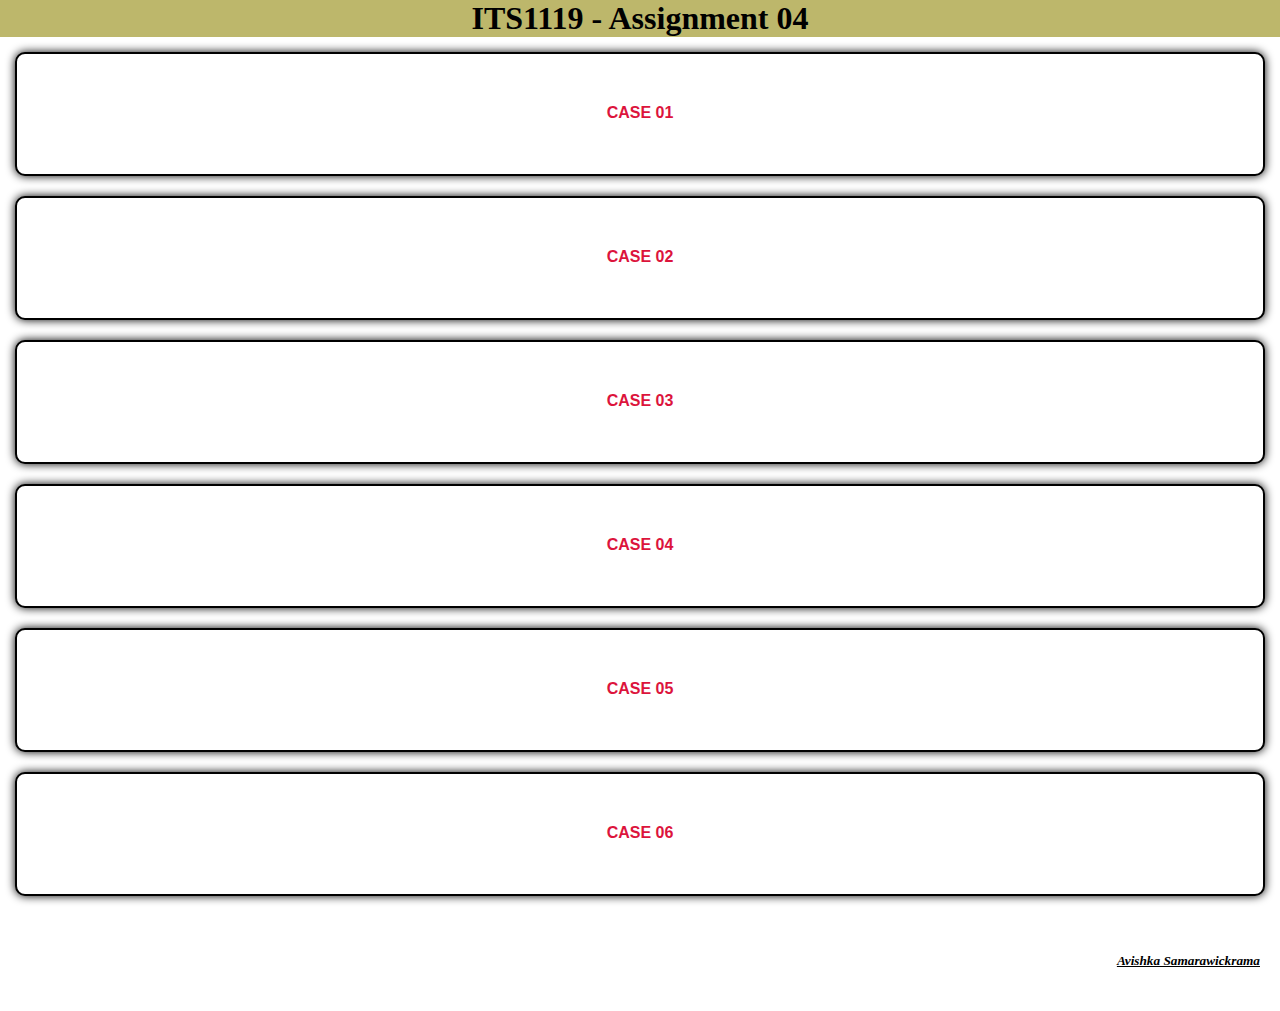
<file: index.html>
<!DOCTYPE html>
<html lang="en">
<head>
    <meta charset="UTF-8">
    <meta name="viewport" content="width=device-width, initial-scale=1.0">
    <title>welcome</title>
    <link rel="stylesheet" href="/css/index.css">
  
</head>
<body>
   <h1>ITS1119 - Assignment 04</h1> 
 <div class="container">
    <div class="box1"> <a href="/pages/case1.html">CASE 01</a></div>
    <div class="box2"> <a href="/pages/case2.html">CASE 02</a></div>
    <div class="box3"> <a href="/pages/case3.html">CASE 03</a></div>
    <div class="box4"> <a href="/pages/case4.html">CASE 04</a></div>
    <div class="box5"> <a href="/pages/case5.html">CASE 05</a></div>
    <div class="box6"> <a href="/pages/case6.html">CASE 06</a></div>
    
 </div>
  
   <footer>
    <h5>Avishka Samarawickrama</h5>
   </footer>

</body>
</html>
</file>
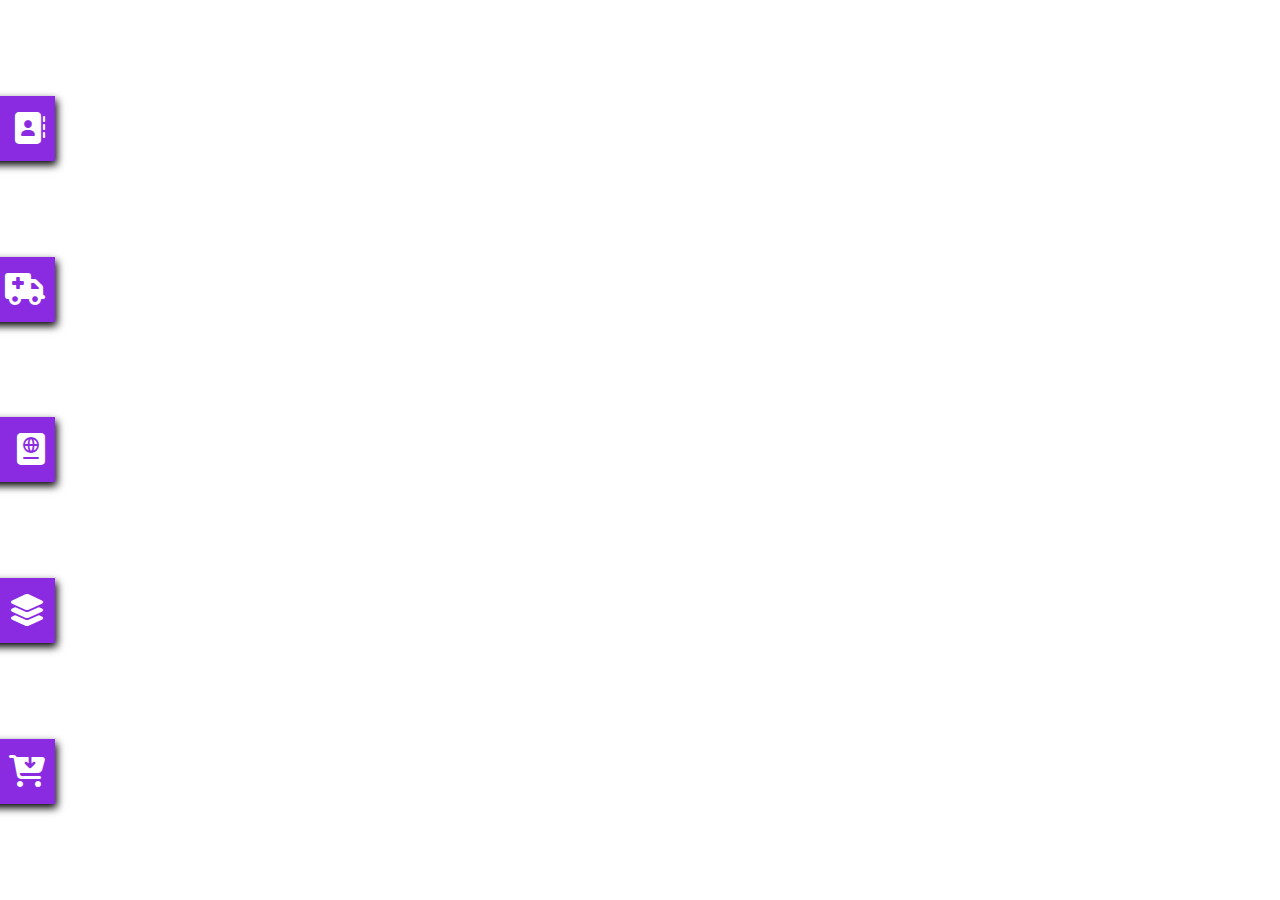
<file: pages/case1.html>
<!DOCTYPE html>
<html lang="en">
<head>
    <meta charset="UTF-8">
    <meta name="viewport" content="width=device-width, initial-scale=1.0">
    <title>case 01</title>
    <link rel="stylesheet" href="https://cdnjs.cloudflare.com/ajax/libs/font-awesome/6.6.0/css/all.min.css" />
    <link rel="stylesheet" href="/css/case1.css">
  
</head>
<body>
    <div class="container">
             
            <div class="box "> 
                    <p>Menu One</p>
                    <i class="fa-solid fa-address-book fa-2xl" style="color: #ffffff"> </i>
                
            </div>
            <div class="box ">
                <p>Menu Two</p>
                <i class="fa-solid fa-truck-medical fa-2xl" style="color: #ffffff"></i>
               
            </div>
            <div class="box ">
                <p>Menu Three</p>
                <i class="fa-solid fa-passport fa-2xl" style="color: #ffffff"></i>
           
            </div>
            <div class="box ">
                <p>Menu Four</p>
                <i class="fa-solid fa-layer-group fa-2xl" style="color: #ffffff"></i>
           
            </div>
            <div class="box ">
                <p>Menu Five</p>
            <i class="fa-solid fa-cart-arrow-down fa-2xl" style="color: #ffffff"></i>
            </div>

        
    </div>
</body>
</html>
</file>
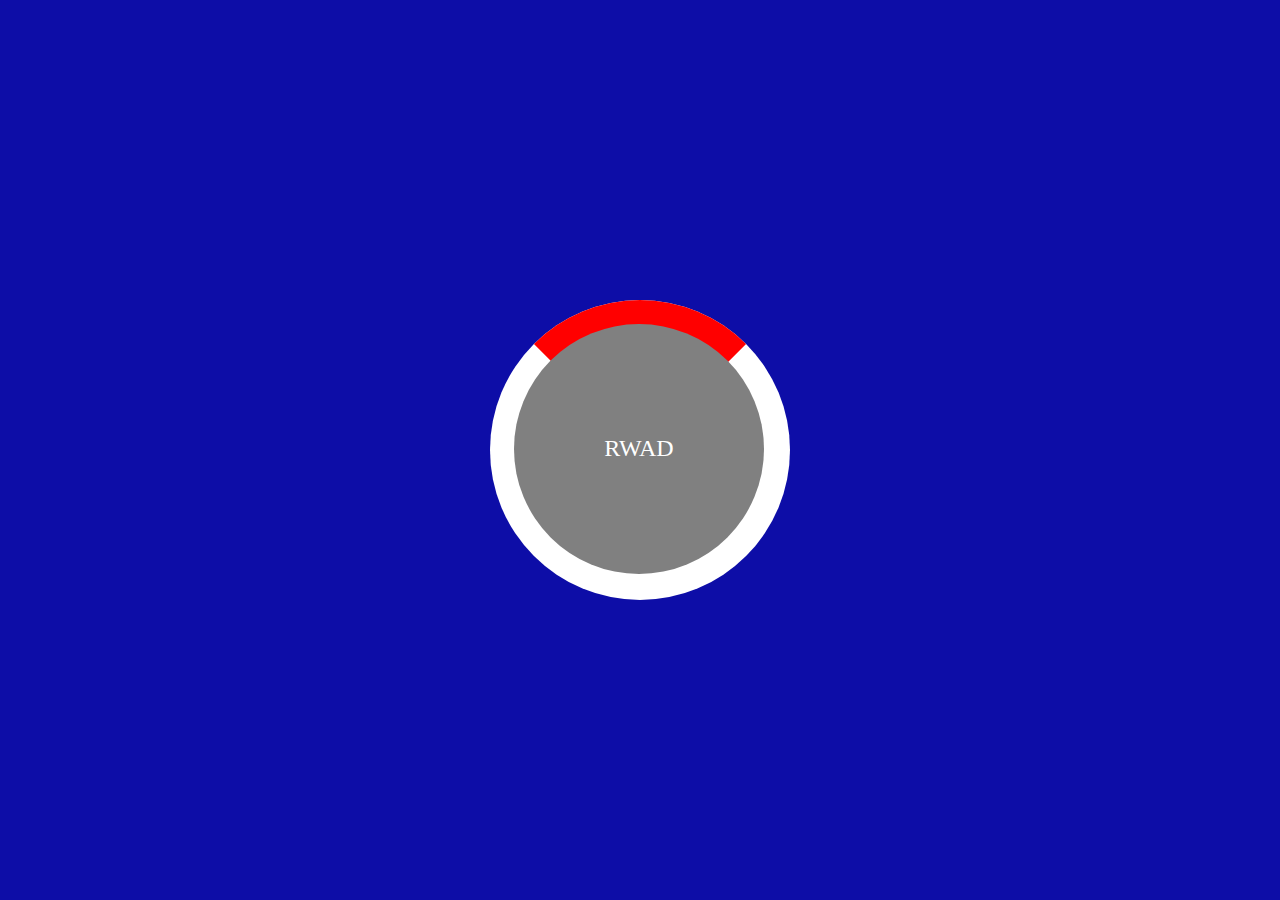
<file: pages/case2.html>
<!DOCTYPE html>
<html lang="en">

<head>
    <meta charset="UTF-8">
    <meta name="viewport" content="width=device-width, initial-scale=1.0">
    <title>case 2</title>
    <link rel="stylesheet" href="/css/case2.css">
    
</head>

<body>

    <div class="wrapper">
        <div class="cir3"> <p>RWAD</p> </div> 
        <div class="cir1"> 
            <div class="cir2"></div>
        </div>
    </div>

</body>

</html>
</file>
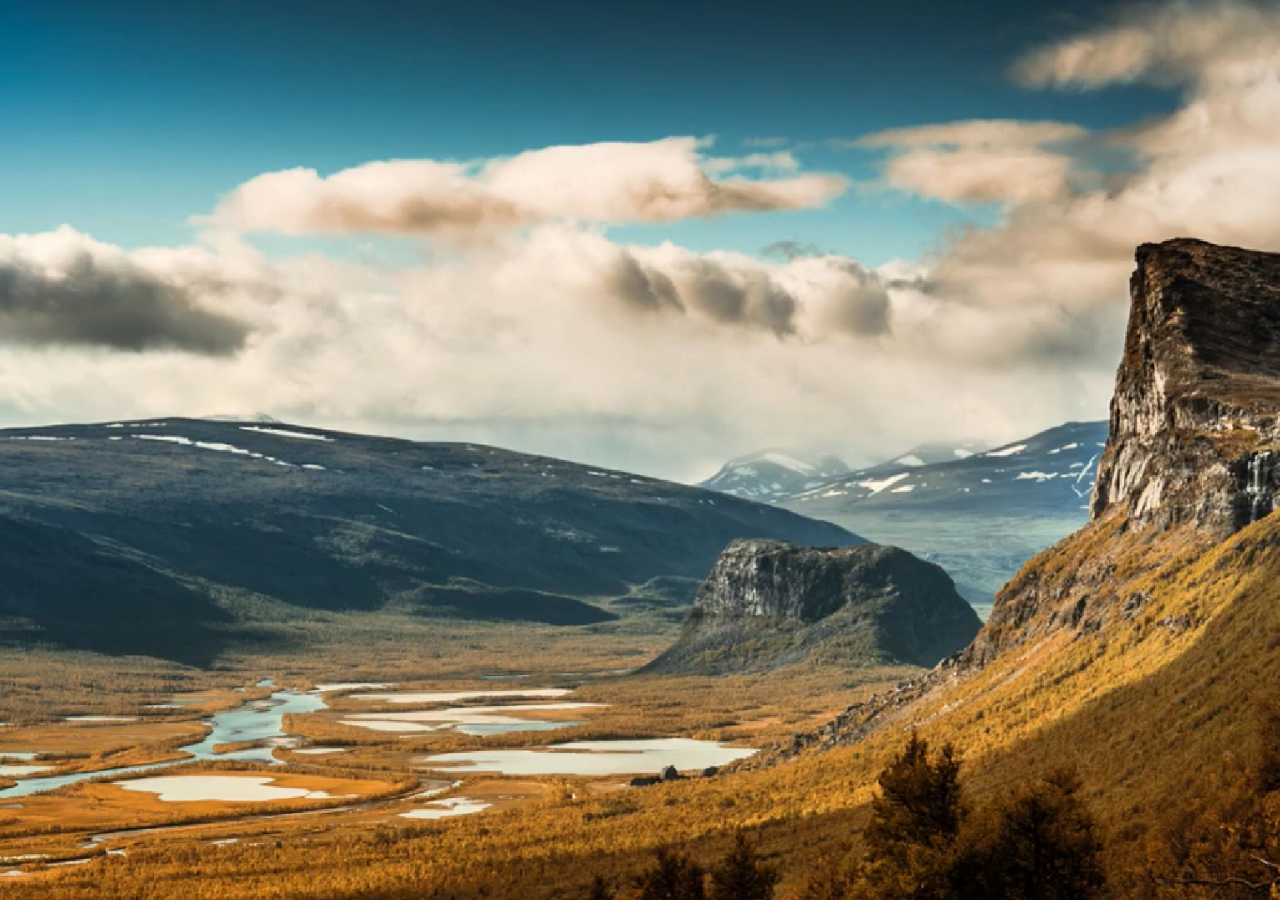
<file: pages/case5.html>
<!DOCTYPE html>
<html lang="en">
<head>
    <meta charset="UTF-8">
    <meta name="viewport" content="width=device-width, initial-scale=1.0">
    <title>case 5</title>
    <link rel="stylesheet" href="/css/case5.css">
    
</head>
<body>
    <div class="img-container">
        <div class="flow" id="img-1"></div>
        <div class="flow" id="img-2"></div>
        <div class="flow" id="img-3"></div>
        <div class="flow" id="img-4"></div>
    </div>
</body>
</html>
</file>
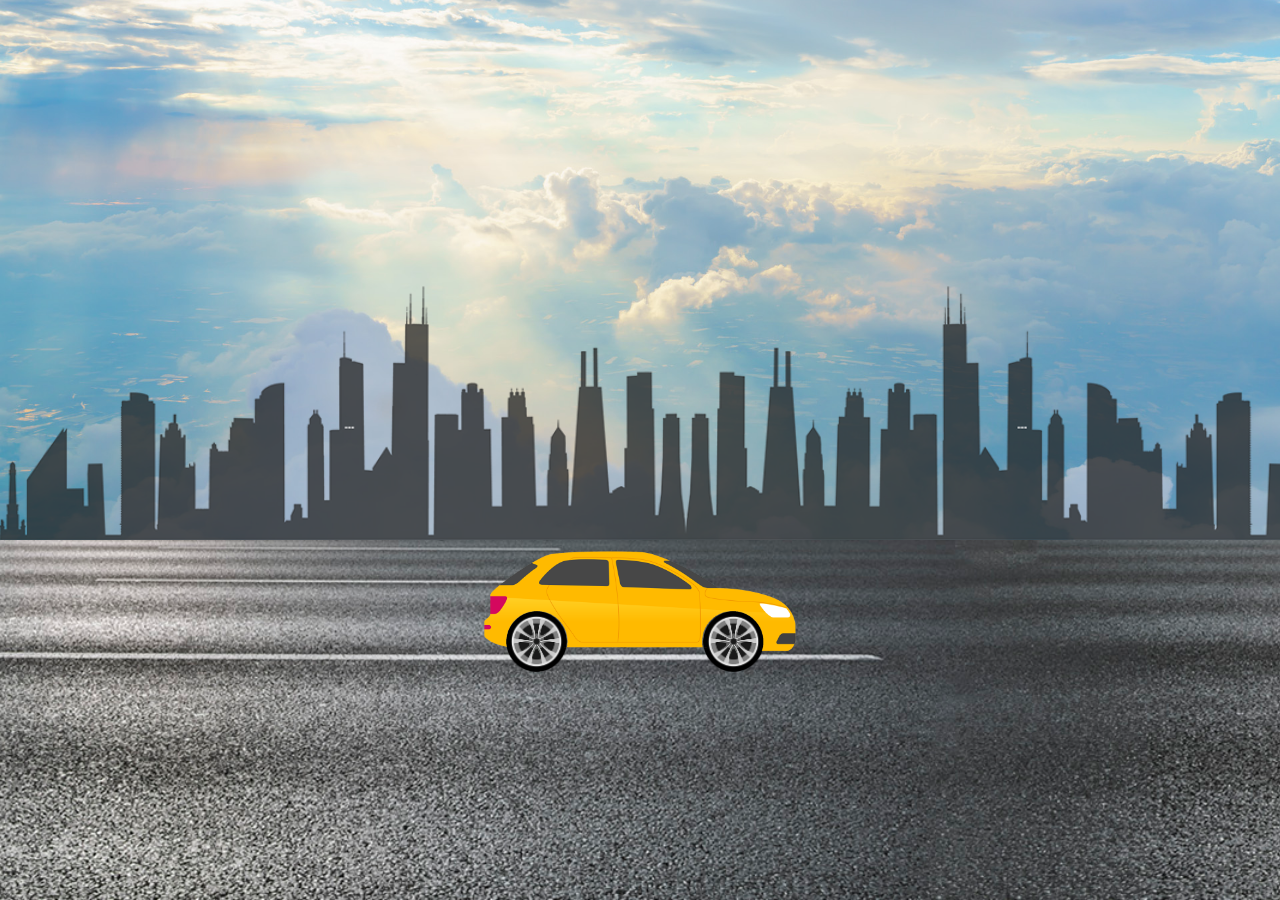
<file: pages/case6.html>
<!DOCTYPE html>
<html lang="en">
<head>
    <meta charset="UTF-8">
    <meta name="viewport" content="width=device-width, initial-scale=1.0">
    <title>case 06</title>
    <link rel="stylesheet" href="/css/case6.css">
    
</head>
<body>
<div class="container">
    <img src="/images/sky.jpg" alt="sky" class="sky" />

    <div class="city">
        <img src="/images/city.png" alt="city image" />
        <img src="/images/city.png" alt="city image" />
        <img src="/images/city.png" alt="city image" />
        <img src="/images/city.png" alt="city image" />
        <img src="/images/city.png" alt="city image" />
        <img src="/images/city.png" alt="city image" />
    </div>

    <div class="road">
        <img src="/images/road.jpg" alt="" />
        <img src="/images/road.jpg" alt="" />
    </div>

    <img src="/images/car.png" alt="car image" class="car" />

    <img src="/images/wheel.png" alt="wheel image" class="wheel" id="wheel-1" />

    <img src="/images/wheel.png" alt="wheel image" class="wheel" id="wheel-2" />
</div>
</body>
</html>
</file>
<file: css/index.css>
body {
      margin: 0;

  }

  h1 {
      text-align: center;
      background-color: darkkhaki;
      margin: 0;
      animation: header 4s linear infinite;

  }

  @keyframes header {
      from {
          background-color: darkkhaki;
      }

      to {
          background-color: darkorange;
      }
  }




  .container {
      display: grid;
      grid-template-columns: repeat(1, 1fr);
      row-gap: 20px;
      padding: 15px;

  }

  .container>div {
      border: 2px solid black;
      background-color: white;
      padding: 10px;
      height: 100px;
      text-align: center;
      border-radius: 10px;
      box-shadow: 0 0 10px;

  }

  .container>div a {
      color: crimson;
      text-decoration: none;
      position: relative;
      top: 40px;
      font-family: 'Segoe UI', Tahoma, Geneva, Verdana, sans-serif;
      font-weight: bolder;
  }

  .box1 {
      animation: box1 1s linear infinite;
  }

  @keyframes box1 {
      from {
          background-color: cornflowerblue;
      }

      to {
          background-color: cornsilk;
      }

  }

  .box2 {
      animation: box2 2s linear infinite;
  }

  @keyframes box2 {
      from {
          background-color: gold;
      }

      to {
          background-color: cornsilk;
      }

  }

  .box3 {
      animation: box3 3s linear infinite;
  }

  @keyframes box3 {
      from {
          background-color: red;
      }

      to {
          background-color: cornsilk;
      }

  }

  .box4 {
      animation: box4 4s linear infinite;
  }

  @keyframes box4 {
      from {
          background-color: greenyellow;
      }

      to {
          background-color: cornsilk;
      }

  }

  .box5 {
      animation: box5 5s linear infinite;
  }

  @keyframes box5 {
      from {
          background-color: rgb(112, 15, 96);
      }

      to {
          background-color: cornsilk;
      }

  }

  .box6 {
      animation: box6 1.5s linear infinite;
  }

  @keyframes box6 {
      from {
          background-color: rgb(18, 144, 247);
      }

      to {
          background-color: cornsilk;
      }

  }

  h5 {
      text-align: right;
      padding: 20px;
      text-decoration: underline;
      font-style: oblique;
  }
</file>
<file: css/case1.css>
body {
      margin: 0;
  }

  .container {
      display: flex;
      flex-direction: column;
      justify-content: space-between;


  }

  .box {


      width: 255px;
      height: 65px;
      background-color: rgb(138, 43, 225);
      box-shadow: 2px 4px 8px black;
      color: white;
      display: flex;
      align-items: center;
      justify-content: space-between;
      padding: 10px;
      box-sizing: border-box;
      position: relative;
      left: -200px;
      transition: transform 1s ease-in-out;
  }


  .box:hover {
      transform: translateX(200px);


  }

  p {
      font-family: sans-serif;
      font-weight: 600;
      margin-bottom: 30px;
  }

  .box:hover p {
      opacity: 100%;
      font-size: large;
      padding: 10px;

  }

  .container {
      display: flex;
      flex-direction: column;
      justify-content: space-evenly;
      height: 100vh;
  }
</file>
<file: css/case2.css>
body {
       margin: 0;
       background-color: rgb(13, 13, 167);
       display: flex;
       justify-content: center;
       align-items: center;
       height: 100vh;
   }


   .cir1 {
       background-color: white;
       height: 300px;
       width: 300px;
       border-radius: 50%;
       position: relative;
       display: flex;
       justify-content: center;
       align-items: center;
   }


   .cir2 {
       height: 150px;
       width: 150px;
       background-color: red;
       position: absolute;

       border-radius: 0 100% 0 0;
       top: 0;
       left: 50%;
       transform: rotate(-45deg);

       transform-origin: bottom left;
   }


   .cir3 {
       height: 250px;
       width: 250px;
       background-color: gray;
       border-radius: 50%;
       position: absolute;
       z-index: 1;
       cursor: pointer;
       top: 8%;
       left: 8%;
   }

   p {
       color: white;
       position: absolute;
       top: 40%;
       left: 50%;
       transform: translate(-50%, -50%);
       font-size: 24px;
   }


   .cir3:hover+.cir1 {
       animation: rotate-circle 2s linear 1s;
   }


   @keyframes rotate-circle {
       0% {
           transform: rotate(0deg);
       }

       100% {
           transform: rotate(360deg);
       }
   }


   .wrapper {
       position: relative;
   }
</file>
<file: css/case5.css>
body {
         margin: 0;
         width: 400%;
         height: 100vh;
         overflow: hidden;
     }

     .img-container {
         width: 100%;
         height: 100%;
         display: flex;
         flex-direction: row;
         animation: slider 27s ease infinite;
     }

     .flow {
         width: 25%;
         height: 100%;
         background-size: cover;
     }

     #img-1 {
         background-image: url(/images/image01.png);
     }

     #img-2 {
         background-image: url(/images/image02.png);
     }

     #img-3 {
         background-image: url(/images/image03.png);
     }

     #img-4 {
         background-image: url(/images/image04.png);
     }

     @keyframes slider {

         0%,
         100% {
             transform: translateX(0%);
         }

         8% {
             transform: translateX(0%);
         }

         16% {
             transform: translateX(-25%);
         }

         24% {
             transform: translateX(-25%);
         }

         32% {
             transform: translateX(-50%);
         }

         40% {
             transform: translateX(-50%);
         }

         48% {
             transform: translateX(-75%);
         }

         56% {
             transform: translateX(-75%);
         }

         64% {
             transform: translateX(-50%);
         }

         72% {
             transform: translateX(-50%);
         }

         80% {
             transform: translateX(-25%);
         }

         88% {
             transform: translateX(-25%);
         }
     }
</file>
<file: css/case6.css>
body {
    margin: 0;
    overflow: hidden;
}

.container {
    width: 100%;
    height: 100vh;
}

.sky {
    width: 100%;
    height: 60vh;
    object-fit: cover;
    position: relative;
}

.road {
    display: flex;
    align-items: center;
    position: absolute;
    bottom: 0;
    left: 0;
    width: 400%;
    height: 40vh;
    animation: city-road 5s linear infinite;
}

.road img,
.city img {
    width: 100%;
    height: 100%;
    object-fit: cover;
}

.city {
    display: flex;
    align-items: center;
    position: absolute;
    width: 400%;
    height: 30vh;
    left: 0;
    bottom: 40vh;
    animation: city-road 5s linear infinite;
}

.car {
    width: 25vw;
    height: auto;
    position: absolute;
    bottom: 25%;
    left: 50%;
    z-index: 1;
    transform: translate(-50%, 0);
}

.wheel {
    width: 4.8vw;
    height: auto;
    position: absolute;
    bottom: 25.3%;
    animation: rotate 5s linear infinite;
}

#wheel-1 {
    left: 39.5%;
}

#wheel-2 {
    left: 54.9%;
}

@keyframes city-road {
    0% {
        transform: translateX(0%);
    }

    70% {
        transform: translateX(-70%);
    }

    90% {
        transform: translateX(-80%);
    }

    100% {
        transform: translateX(-80%);
    }
}

@keyframes rotate {
    0% {
        transform: rotate(0deg);
    }

    70% {
        transform: rotate(-720deg);
    }

    90% {
        transform: rotate(-540deg);
    }

    100% {
        transform: rotate(-540deg);
    }
}
</file>
